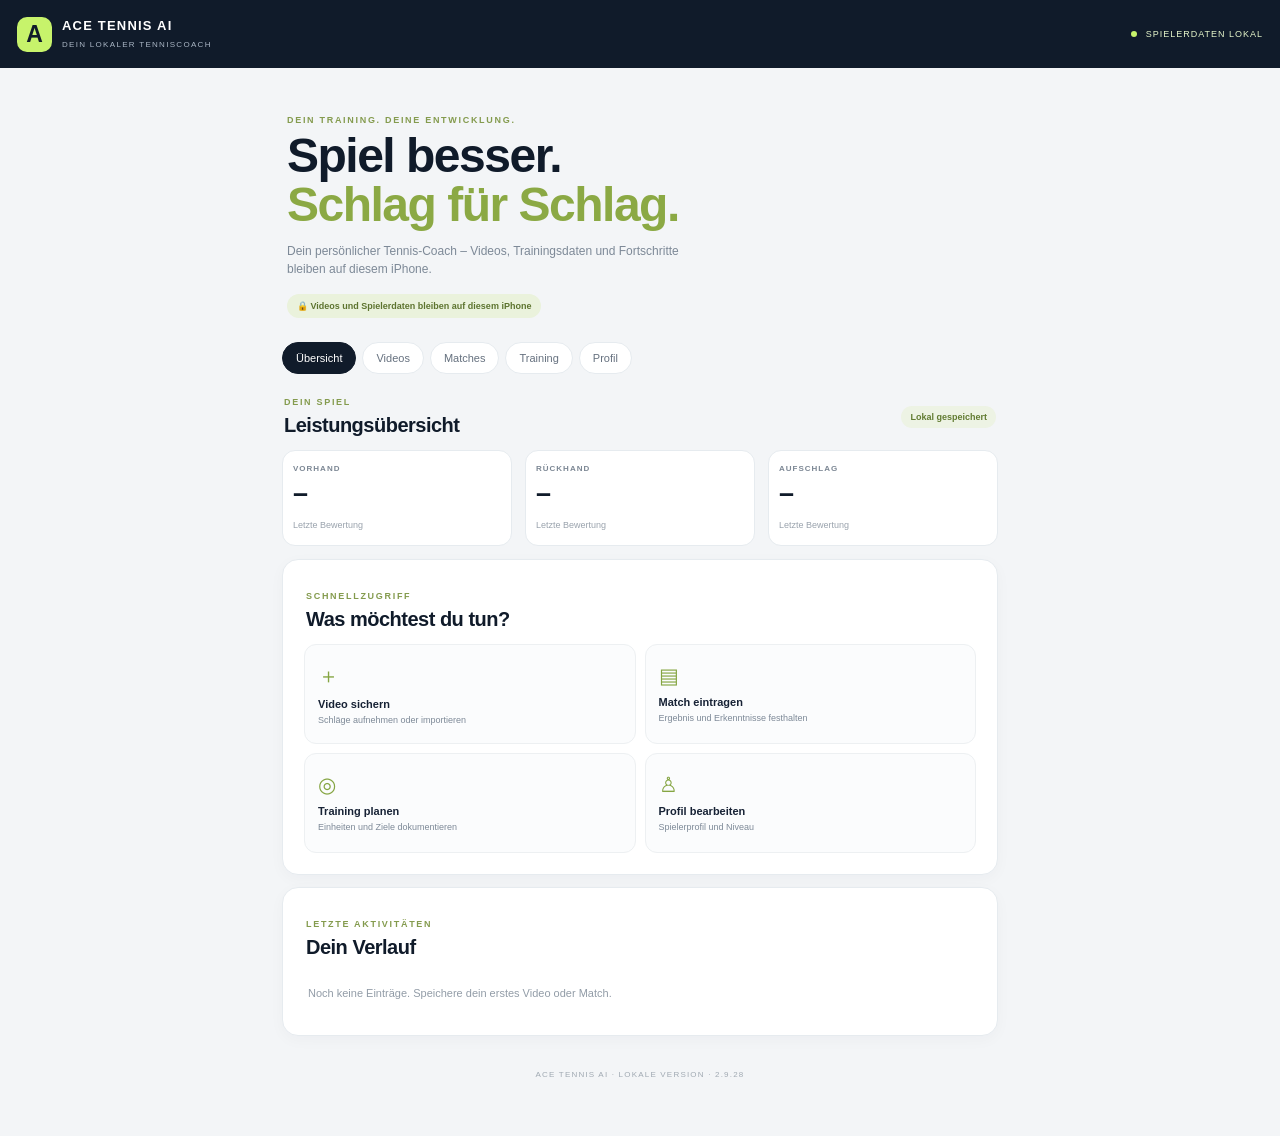
<file: index.html>
<!doctype html>
<html lang="de">
<head>
<meta charset="utf-8">
<meta name="viewport" content="width=device-width, initial-scale=1, viewport-fit=cover">
<meta name="theme-color" content="#101b2a">
<meta name="apple-mobile-web-app-capable" content="yes">
<meta name="apple-mobile-web-app-status-bar-style" content="black-translucent">
<meta name="description" content="ACE Tennis AI – dein lokaler Tennis-Coach">
<link rel="manifest" href="manifest.webmanifest">
<link rel="apple-touch-icon" href="icons/icon-192.png">
<link rel="stylesheet" href="styles.css">
<title>ACE Tennis AI</title>
</head>
<body>
<header class="topbar">
  <div class="brand"><span class="brandmark">A</span><div><b>ACE TENNIS AI</b><small>DEIN LOKALER TENNISCOACH</small></div></div>
  <span class="local"><i></i> SPIELERDATEN LOKAL</span>
</header>
<main>
  <section class="hero">
    <p class="eyebrow">DEIN TRAINING. DEINE ENTWICKLUNG.</p>
    <h1>Spiel besser.<br><em>Schlag für Schlag.</em></h1>
    <p>Dein persönlicher Tennis-Coach – Videos, Trainingsdaten und Fortschritte bleiben auf diesem iPhone.</p>
    <div class="privacy"><span>🔒</span> Videos und Spielerdaten bleiben auf diesem iPhone</div>
  </section>

  <nav class="tabs" aria-label="Hauptnavigation">
    <button class="tab active" data-view="home">Übersicht</button>
    <button class="tab" data-view="videos">Videos</button>
    <button class="tab" data-view="matches">Matches</button>
    <button class="tab" data-view="training">Training</button>
    <button class="tab" data-view="profile">Profil</button>
  </nav>

  <section class="view active" id="view-home">
    <div class="section-head"><div><p class="eyebrow">DEIN SPIEL</p><h2>Leistungsübersicht</h2></div><span class="pill">Lokal gespeichert</span></div>
    <div class="score-grid">
      <article class="score"><span>VORHAND</span><strong id="score-forehand">–</strong><small>Letzte Bewertung</small></article>
      <article class="score"><span>RÜCKHAND</span><strong id="score-backhand">–</strong><small>Letzte Bewertung</small></article>
      <article class="score"><span>AUFSCHLAG</span><strong id="score-serve">–</strong><small>Letzte Bewertung</small></article>
    </div>
    <div class="card">
      <div class="section-head"><div><p class="eyebrow">SCHNELLZUGRIFF</p><h2>Was möchtest du tun?</h2></div></div>
      <div class="quick-grid">
        <button class="quick" data-go="videos"><span>＋</span><b>Video sichern</b><small>Schläge aufnehmen oder importieren</small></button>
        <button class="quick" data-go="matches"><span>▤</span><b>Match eintragen</b><small>Ergebnis und Erkenntnisse festhalten</small></button>
        <button class="quick" data-go="training"><span>◎</span><b>Training planen</b><small>Einheiten und Ziele dokumentieren</small></button>
        <button class="quick" data-go="profile"><span>♙</span><b>Profil bearbeiten</b><small>Spielerprofil und Niveau</small></button>
      </div>
    </div>
    <div class="card">
      <div class="section-head"><div><p class="eyebrow">LETZTE AKTIVITÄTEN</p><h2>Dein Verlauf</h2></div></div>
      <div id="recent" class="empty">Noch keine Einträge. Speichere dein erstes Video oder Match.</div>
    </div>
  </section>

  <section class="view" id="view-videos">
    <div class="section-head"><div><p class="eyebrow">VIDEOARCHIV</p><h2>Deine Schlagvideos</h2></div></div>
    <div class="card">
      <label class="field-label" for="videoShot">Schlagart</label>
      <select id="videoShot"><option>Vorhand</option><option>Rückhand</option><option>Aufschlag</option><option>Volley</option><option>Smash</option><option>Beinarbeit</option><option>Sonstiges</option></select>
      <label class="field-label" for="videoDate">Aufnahmedatum</label><input id="videoDate" type="date">
      <label class="field-label" for="videoAngle">Kameraperspektive</label>
      <select id="videoAngle"><option value="side">Seitlich</option><option value="front">Von vorne</option><option value="unknown">Nicht sicher</option></select>
      <label class="field-label" for="videoFile">Video auswählen oder aufnehmen</label>
      <input id="videoFile" class="file" type="file" accept="video/*" capture="environment">
      <p class="hint">Tipp: Filme möglichst mit dem ganzen Körper im Bild und guter Beleuchtung. Das Video wird in der lokalen App-Datenbank gespeichert und nicht hochgeladen.</p>
      <video id="videoPreview" controls playsinline hidden></video>
      <label class="field-label" for="videoNote">Notiz (optional)</label><textarea id="videoNote" rows="2" placeholder="z. B. Vorhand im offenen Stand"></textarea>
      <button id="saveVideo" class="primary" disabled>Video lokal speichern</button>
      <p id="videoStatus" class="status" aria-live="polite"></p>
    </div>
    <div class="section-head subhead"><div><p class="eyebrow">DEINE AUFNAHMEN</p><h2>Gespeicherte Videos</h2></div><span id="videoCount" class="pill">0 Videos</span></div>
    <div id="videoList" class="stack empty">Noch keine Videos gespeichert.</div>
    <div class="card" id="analysisCard">
      <div class="section-head"><div><p class="eyebrow">ACE MOVEMENT LAB</p><h2>Vorhandanalyse</h2></div><span class="pill">Auf dem Gerät</span></div>
      <p class="bodycopy">Wähle bei einem gespeicherten Vorhandvideo „Analysieren“. Die App untersucht bis zu 96 Einzelbilder, speichert die erkannten Gelenkpunkte und blendet beim Abspielen das animierte Skelett über das Video. Die App erkennt Körperpositionen und zeigt den Verlauf von Ellenbogen- und Kniewinkeln getrennt für beide Körperseiten. Zusätzlich schätzt sie anhand der Handgelenkbewegung Ausholen, Beschleunigung, ein mögliches Treffpunkt-Zeitfenster und Ausschwung. Die Auswertung ist eine technische Orientierung, kein Ersatz für eine Trainerbeurteilung.</p>
      <p class="tiny">Die Analyse verarbeitet das Video auf dem iPhone; das Video wird nicht hochgeladen. Das Schläger-Erkennungsmodell wird beim ersten Einsatz von Google heruntergeladen und anschließend im Browsercache auf diesem iPhone gespeichert. Die Bildanalyse erfolgt lokal; Videos werden nicht hochgeladen. Die Analysebibliothek kann technische Nutzungs- oder Diagnosedaten übermitteln. Eine vollständig netzwerkfreie Nutzung ist deshalb nicht zugesichert.</p>
      <div id="analysisStatus" class="status" aria-live="polite">Noch keine Analyse gestartet.</div>
      <div id="analysisResult"></div>
    </div>
  </section>

  <section class="view" id="view-matches">
    <div class="section-head"><div><p class="eyebrow">MATCHJOURNAL</p><h2>Spiel dokumentieren</h2></div></div>
    <div class="card">
      <label class="field-label" for="matchDate">Datum</label><input id="matchDate" type="date">
      <label class="field-label" for="opponent">Gegner</label><input id="opponent" type="text" maxlength="60" placeholder="Name des Gegners">
      <div class="two">
        <div><label class="field-label" for="matchResult">Ergebnis</label><select id="matchResult"><option value="Sieg">Sieg</option><option value="Niederlage">Niederlage</option></select></div>
        <div><label class="field-label" for="matchScore">Spielstand</label><input id="matchScore" type="text" maxlength="40" placeholder="6:4, 3:6, 10:7"></div>
      </div>
      <label class="field-label" for="matchSurface">Belag</label><select id="matchSurface"><option>Halle</option><option>Sand</option><option>Hartplatz</option><option>Rasen</option><option>Teppich</option></select>
      <label class="field-label" for="matchGood">Was lief gut?</label><textarea id="matchGood" rows="2" placeholder="z. B. Mutig mit der Vorhand gespielt"></textarea>
      <label class="field-label" for="matchImprove">Was möchte ich verbessern?</label><textarea id="matchImprove" rows="2" placeholder="z. B. Nach Führung konsequent bleiben"></textarea>
      <label class="field-label" for="matchMood">Mentale Stärke (1–5)</label><input id="matchMood" type="range" min="1" max="5" value="3"><div class="range-label"><span>1 – schwierig</span><b id="moodValue">3 / 5</b><span>5 – sehr gut</span></div>
      <button id="saveMatch" class="primary">Match lokal speichern</button>
      <p id="matchStatus" class="status"></p>
    </div>
    <div class="section-head subhead"><div><p class="eyebrow">DEINE ERGEBNISSE</p><h2>Matchverlauf</h2></div></div>
    <div id="matchList" class="stack empty">Noch keine Matches eingetragen.</div>
  </section>

  <section class="view" id="view-training">
    <div class="section-head"><div><p class="eyebrow">TRAININGSPLAN</p><h2>Deine Einheiten</h2></div></div>
    <div class="card">
      <label class="field-label" for="trainDate">Datum</label><input id="trainDate" type="date">
      <label class="field-label" for="trainFocus">Schwerpunkt</label><select id="trainFocus"><option>Vorhand</option><option>Rückhand</option><option>Aufschlag</option><option>Beinarbeit</option><option>Volley & Netzspiel</option><option>Matchtraining</option><option>Mentaltraining</option><option>Athletik</option></select>
      <div class="two">
        <div><label class="field-label" for="trainMinutes">Dauer (Min.)</label><input id="trainMinutes" type="number" min="5" max="300" value="60"></div>
        <div><label class="field-label" for="trainFeeling">Gefühl (1–5)</label><input id="trainFeeling" type="range" min="1" max="5" value="3"></div>
      </div>
      <label class="field-label" for="trainNotes">Inhalte und Erkenntnisse</label><textarea id="trainNotes" rows="3" placeholder="Welche Übungen hast du gemacht? Was hat gut funktioniert?"></textarea>
      <button id="saveTraining" class="primary">Training speichern</button>
      <p id="trainStatus" class="status"></p>
    </div>
    <div class="section-head subhead"><div><p class="eyebrow">TRAININGSHISTORIE</p><h2>Vergangene Einheiten</h2></div></div>
    <div id="trainingList" class="stack empty">Noch keine Trainingseinheiten gespeichert.</div>
  </section>

  <section class="view" id="view-profile">
    <div class="section-head"><div><p class="eyebrow">SPIELERPROFIL</p><h2>Deine Angaben</h2></div></div>
    <div class="card">
      <label class="field-label" for="playerName">Spielername</label><input id="playerName" type="text" maxlength="60" placeholder="Name">
      <label class="field-label" for="playerAge">Alter (optional)</label><input id="playerAge" type="number" min="5" max="99" placeholder="z. B. 12">
      <label class="field-label" for="playerLevel">Spielniveau</label><select id="playerLevel"><option>Turnierspieler</option><option>Fortgeschritten</option><option>Hobbyspieler</option><option>Anfänger</option></select>
      <label class="field-label" for="playerGoal">Mein wichtigstes Ziel</label><textarea id="playerGoal" rows="2" placeholder="z. B. stabilere Rückhand und mehr Sicherheit unter Druck"></textarea>
      <button id="saveProfile" class="primary">Profil lokal speichern</button><p id="profileStatus" class="status"></p>
    </div>
    <div class="card">
      <div class="section-head"><div><p class="eyebrow">DATENSCHUTZ & SICHERUNG</p><h2>Deine Daten bleiben hier</h2></div><span class="lock">🔒</span></div>
      <p class="bodycopy">Videos und Spielereinträge werden lokal auf diesem iPhone gespeichert. Die Analysebibliothek kann technische Nutzungs- oder Diagnosedaten übermitteln. Du kannst eine Sicherungsdatei exportieren und später wieder importieren. Bewahre diese Datei selbst sicher auf.</p>
      <button id="exportData" class="secondary">Alle Daten exportieren</button>
      <label class="field-label" for="importFile">Sicherung wiederherstellen</label><input id="importFile" class="file" type="file" accept="application/json,.json">
      <button id="importData" class="secondary">Sicherung importieren</button>
      <p id="backupStatus" class="status"></p>
      <div class="storage"><span>Lokaler Speicherstatus</span><b id="storageStatus">Wird geprüft …</b></div>
      <p class="tiny">Wichtig: iOS kann Website-Daten bei knappem Gerätespeicher unter Umständen entfernen. Exportiere deshalb regelmäßig eine Sicherung in die Dateien-App. Die Sicherungsdatei liegt dann außerhalb der App – die App selbst sendet nichts in eine Cloud.</p>
      <button id="deleteAll" class="danger">Alle App-Daten löschen</button>
    </div>
  </section>
  <footer>ACE TENNIS AI · LOKALE VERSION · 2.9.28</footer>
</main>
<script src="app.js?v=3.28"></script>
</body></html>
</file>
<file: styles.css>
:root{--navy:#101b2a;--lime:#c7f36b;--ink:#172235;--muted:#7d8997;--line:#e6ebef;--bg:#f3f5f7}*{box-sizing:border-box}body{margin:0;background:var(--bg);color:var(--ink);font-family:-apple-system,BlinkMacSystemFont,"Segoe UI",sans-serif;padding-bottom:calc(22px + env(safe-area-inset-bottom))}.topbar{height:68px;background:var(--navy);color:white;display:flex;align-items:center;justify-content:space-between;padding:0 17px;padding-top:env(safe-area-inset-top)}.brand{display:flex;align-items:center;gap:10px}.brandmark{width:35px;height:35px;display:grid;place-items:center;border-radius:10px;background:var(--lime);color:var(--navy);font-size:23px;font-weight:900}.brand b{font-size:13px;letter-spacing:1.2px;display:block}.brand small{font-size:8px;color:#aab6c4;letter-spacing:1.3px}.local{font-size:9px;letter-spacing:1px;color:#e5f5ca}.local i{display:inline-block;width:6px;height:6px;border-radius:50%;background:var(--lime);margin-right:5px}main{max-width:760px;margin:auto;padding:18px 14px 30px}.hero{padding:17px 5px 20px}.eyebrow{font-size:9px;font-weight:800;letter-spacing:1.7px;color:#849b4e;margin:0 0 7px}.hero h1{font-size:36px;line-height:1.02;letter-spacing:-1.5px;margin:0;color:var(--navy)}.hero h1 em{font-style:normal;color:#8ba944}.hero>p:not(.eyebrow){font-size:12px;line-height:1.5;color:var(--muted);max-width:410px}.privacy{display:inline-block;background:#eaf2dc;color:#5d742f;padding:7px 10px;border-radius:20px;font-size:9px;font-weight:700;margin-top:4px}.tabs{display:flex;overflow-x:auto;gap:6px;padding:4px 0 13px;position:sticky;top:0;background:var(--bg);z-index:3}.tab{border:1px solid var(--line);border-radius:20px;padding:9px 13px;background:white;color:#66717f;font-size:11px;white-space:nowrap}.tab.active{background:var(--navy);color:white;border-color:var(--navy)}.view{display:none}.view.active{display:block}.section-head{display:flex;align-items:center;justify-content:space-between;margin:10px 2px 13px}.section-head h2{font-size:20px;letter-spacing:-.5px;margin:0;color:var(--navy)}.pill{font-size:9px;background:#edf3e4;color:#617b31;padding:6px 9px;border-radius:20px;font-weight:700}.score-grid{display:grid;grid-template-columns:repeat(3,1fr);gap:8px;margin-bottom:13px}.score{background:#fff;border:1px solid var(--line);border-radius:13px;padding:13px 10px}.score span{display:block;font-size:8px;letter-spacing:1px;color:#7c8794;font-weight:800}.score strong{font-size:27px;display:block;color:var(--navy);margin:5px 0}.score small{font-size:9px;color:#9aa3ad}.card{background:#fff;border:1px solid var(--line);border-radius:16px;padding:16px;margin:12px 0;box-shadow:0 4px 15px #18263a08}.quick-grid{display:grid;grid-template-columns:1fr 1fr;gap:9px}.quick{border:1px solid #edf0f2;border-radius:12px;background:#fbfcfd;padding:13px;text-align:left;min-height:100px;color:var(--ink)}.quick span{display:block;color:#85a542;font-size:21px;margin-bottom:8px}.quick b{display:block;font-size:11px}.quick small{display:block;font-size:9px;line-height:1.4;color:var(--muted);margin-top:4px}.empty{font-size:11px;color:#929ca7;line-height:1.5;padding:13px 4px}.field-label{display:block;font-size:11px;font-weight:750;margin:13px 0 6px}input:not([type=range]),select,textarea{width:100%;border:1px solid #dfe5e9;border-radius:10px;background:white;padding:12px;font:14px -apple-system,BlinkMacSystemFont,sans-serif;color:var(--ink);outline:none}textarea{resize:vertical}input:focus,select:focus,textarea:focus{border-color:#91b94d}.file{font-size:11px!important;padding:10px!important;background:#fbfcfd!important}.hint,.tiny{font-size:9px;line-height:1.5;color:#8c97a3}.hint{margin:9px 1px}.primary,.secondary,.danger{width:100%;border:0;border-radius:10px;padding:14px;font-size:12px;font-weight:800;margin-top:13px}.primary{background:var(--navy);color:white}.primary:disabled{opacity:.4}.secondary{background:#eef3e5;color:#59732c}.danger{background:#fff0ef;color:#a13c35}.status{min-height:14px;font-size:10px;color:#75818e;line-height:1.4}.subhead{margin-top:23px}.stack{display:grid;gap:9px}.entry{background:#fff;border:1px solid var(--line);border-radius:12px;padding:13px}.entry-top{display:flex;justify-content:space-between;gap:8px;align-items:flex-start}.entry b{font-size:12px}.entry small{display:block;color:#8b96a2;font-size:9px;margin-top:4px}.entry p{font-size:10px;line-height:1.45;color:#65717e;white-space:pre-wrap}.entry video{width:100%;margin-top:9px;border-radius:9px;background:#111}.entry-actions{display:flex;gap:8px;margin-top:9px}.entry-actions button{border:0;border-radius:8px;padding:8px 10px;font-size:10px;background:#f0f3f5;color:#56616d}.entry-actions .remove{color:#a13c35;background:#fff0ef}.two{display:grid;grid-template-columns:1fr 1fr;gap:10px}.range-label{display:flex;justify-content:space-between;color:#909aa5;font-size:9px}.range-label b{color:#5c7330}input[type=range]{width:100%;accent-color:#8ba944}.bodycopy{font-size:11px;line-height:1.5;color:#778391}.storage{display:flex;justify-content:space-between;font-size:10px;border-top:1px solid #eef0f2;padding-top:12px;margin-top:12px}.storage b{color:#607a32}.lock{font-size:21px}footer{text-align:center;color:#a0a9b2;font-size:8px;letter-spacing:1.2px;padding:22px 0 5px}@media(min-width:620px){main{padding:30px 22px}.hero h1{font-size:48px}.card{padding:21px}.score-grid{gap:13px}}
/* ACE Movement Lab – Zeitabschnitte und Messwertübersicht */
.phase{display:grid;gap:4px;padding:10px 0;border-bottom:1px solid var(--line)}
.phase:last-child{border-bottom:0}
.phase b{font-size:11px;color:var(--navy)}
.phase small{font-size:9px;color:#778391;line-height:1.45}
.metric-row{display:flex;justify-content:space-between;gap:12px;padding:8px 0;border-bottom:1px solid #eef0f2;font-size:10px}
.metric-row span{color:#778391}
.metric-row b{text-align:right;color:var(--navy);font-size:10px}
.entry h3{font-size:12px;color:var(--navy);margin:17px 0 7px}
.entry ul{padding-left:18px;margin:7px 0;color:#65717e;font-size:10px;line-height:1.5}

/* ACE Movement Lab – Winkelkurven */
.angle-chart{margin:12px 0 18px;padding:12px;border:1px solid var(--line);border-radius:11px;background:#fbfcfd}
.angle-chart>b{display:block;font-size:11px;color:var(--navy);margin-bottom:8px}
.angle-chart svg{display:block;width:100%;height:auto;overflow:visible}
.chart-legend{display:flex;gap:16px;margin:0 0 4px}
.chart-legend-item{display:flex;align-items:center;gap:5px;font-size:9px;color:#778391}
.chart-legend-item i{display:inline-block;width:9px;height:9px;border-radius:50%}

/* ACE Movement Lab – experimentelle Schlagphasen */
.stroke-phase-list{display:grid;gap:7px;margin:10px 0}
.stroke-phase{display:flex;justify-content:space-between;align-items:center;gap:10px;padding:10px 11px;border:1px solid var(--line);border-radius:9px;background:#fbfcfd}
.stroke-phase b{font-size:10px;color:var(--navy)}
.stroke-phase small{font-size:10px;color:#71804e;font-weight:700;white-space:nowrap}

/* ACE Movement Lab – Video mit animiertem Skelett */
.skeleton-player{position:relative;width:100%;margin-top:10px;background:#111;border-radius:10px;overflow:hidden;line-height:0}
.skeleton-player video{display:block;width:100%;height:auto;margin:0;border-radius:0}
.skeleton-player canvas{position:absolute;inset:0;width:100%;height:100%;pointer-events:none}
.skeleton-phase-label{font-size:10px;font-weight:800;color:var(--navy);padding:8px 2px}
.skeleton-legend{display:flex;flex-wrap:wrap;gap:8px 13px;margin:2px 0 12px}
.skeleton-legend span{display:flex;align-items:center;gap:5px;font-size:9px;color:#778391}
.skeleton-legend i{display:inline-block;width:9px;height:9px;border-radius:50%}

/* Custom fullscreen player keeps the skeleton canvas visible on iPhone */
.skeleton-stage{position:relative;width:100%;aspect-ratio:16/9;background:#080a0d;overflow:hidden}
.skeleton-stage video{display:block;width:100%;height:100%;object-fit:contain;background:#080a0d}
.skeleton-stage canvas{position:absolute;inset:0;width:100%;height:100%;pointer-events:none}
.skeleton-player{border-radius:10px;overflow:hidden;background:#080a0d}
.skeleton-controls{display:flex;align-items:center;gap:8px;padding:8px;background:#111923;color:#fff;line-height:1}
.skeleton-controls button{border:0;border-radius:7px;padding:8px 10px;background:#2b3948;color:#fff;font-size:11px;white-space:nowrap}
.skeleton-controls input{flex:1;min-width:35px;accent-color:#c7f36b}
.skeleton-controls span{font-size:10px;white-space:nowrap}
.skeleton-player.is-expanded{position:fixed;inset:0;z-index:99999;width:100vw;height:100dvh;border-radius:0;display:flex;flex-direction:column;justify-content:center;background:#000;padding:env(safe-area-inset-top) env(safe-area-inset-right) env(safe-area-inset-bottom) env(safe-area-inset-left)}
.skeleton-player.is-expanded{align-items:center}.skeleton-player.is-expanded .skeleton-stage{max-width:100%;max-height:calc(100% - 54px);aspect-ratio:auto;display:flex;align-items:center;justify-content:center;align-self:center}
.skeleton-player.is-expanded .skeleton-stage video{width:100%;height:100%;object-fit:contain}
.skeleton-player.is-expanded .skeleton-controls{flex:0 0 54px;padding:7px 10px}
body:has(.skeleton-player.is-expanded){overflow:hidden}

/* Wiedergabegeschwindigkeit im Skelett-Player */
.skeleton-controls select{flex:0 0 auto;width:64px;border:0;border-radius:7px;padding:8px 4px;background:#2b3948;color:#fff;font-size:11px;font-weight:700}

/* Separate, gut bedienbare Geschwindigkeitswahl unter dem Videoplayer */
.skeleton-speed-row{display:flex;align-items:center;flex-wrap:wrap;gap:9px;padding:9px 11px;background:#202d3b;color:#fff;border-top:1px solid #3a4653;line-height:1.2}
.skeleton-speed-label{font-size:11px;font-weight:700;white-space:nowrap}
.skeleton-speed-buttons{display:flex;flex:1;flex-wrap:wrap;gap:6px}
.skeleton-speed-buttons button{border:1px solid #536273;border-radius:7px;padding:9px 10px;background:#2b3948;color:#fff;font-size:12px;font-weight:700;min-width:48px;touch-action:manipulation}
.skeleton-speed-buttons button.active{background:#c7f36b;border-color:#c7f36b;color:#101b2a}
.skeleton-player.is-expanded .skeleton-speed-row{width:100%;flex:0 0 auto;padding-bottom:max(9px,env(safe-area-inset-bottom))}

/* ACE Movement Lab – Handgelenk-Geschwindigkeit und Phasenfenster */
.wrist-chart{margin-top:10px}
.wrist-chart .tiny{margin:0 0 7px;line-height:1.45}
</file>
